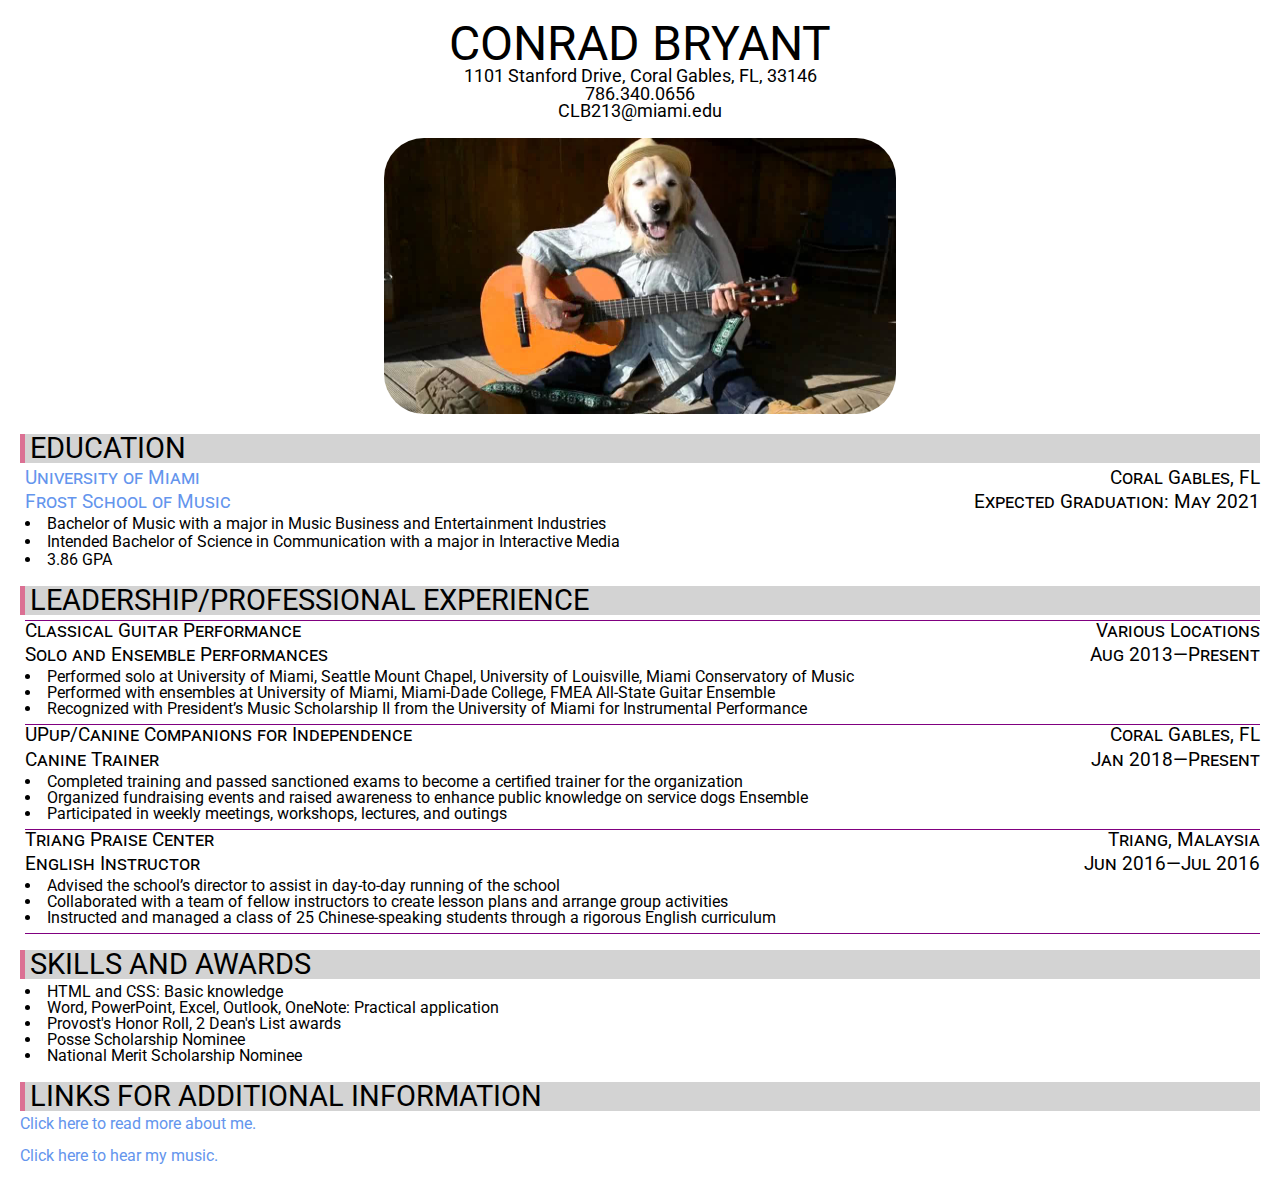
<file: a3/index.html>
<!DOCTYPE html>
<html>


<head>
  <title>Assignment 3</title>
  <link rel="stylesheet" type="text/css" href="assets/css/reset.css">
  <link rel="stylesheet" type="text/css" href="assets/css/style.css">
  <link href="https://fonts.googleapis.com/css?family=Roboto" rel="stylesheet">
  <meta name="author" content="Conrad Bryant">
  <meta name="description" content="This is my resume hire me now">
</head>


<body>
  <h1 id="name">CONRAD BRYANT</h1>
  <div class="header">
    <address>
      1101 Stanford Drive, Coral Gables, FL, 33146<br>
      786.340.0656<br>
      CLB213@miami.edu
    </address><br>
    <img id="profilepic" src="assets/images/profilepic.jpg" alt="guitar dog" height="276" width="512">
  </div>
  <br>

  <h1 class="subheading">EDUCATION</h1>
  <div class="entries">
    <div class="place"><a href="https://welcome.miami.edu/">University of Miami</a></div>
    <div class="place right">Coral Gables, FL</div>
    <div class="place"><a href="https://www.frost.miami.edu/">Frost School of Music</a></div>
    <div class="place right">Expected Graduation: May 2021</div>

    <ul>
      <div class="desc">
        <li>Bachelor of Music with a major in Music Business and Entertainment Industries</li>
      </div>
      <div class="desc">
        <li>Intended Bachelor of Science in Communication with a major in Interactive Media</li>
      </div>
      <div class="desc">
        <li>3.86 GPA</li>
      </div>
    </ul>

  </div>
  <br>

  <h1 class="subheading">LEADERSHIP/PROFESSIONAL EXPERIENCE</h1>
  <div class="entries">
    <div class="place top">Classical Guitar Performance</div>
    <div class="place right top">Various Locations</div>
    <div class="place">Solo and Ensemble Performances</div>
    <div class="place right">Aug 2013—Present</div>
    <div class="desc">
      <ul>
          <li>Performed solo at University of Miami, Seattle Mount Chapel, University of Louisville, Miami Conservatory of Music</li>
          <li>Performed with ensembles at University of Miami, Miami-Dade College, FMEA All-State Guitar Ensemble</li>
          <li>Recognized with President’s Music Scholarship II from the University of Miami for Instrumental
            Performance</li>
      </ul>
    </div>
    <div class="place top">UPup/Canine Companions for Independence</div>
    <div class="place right top">Coral Gables, FL</div>
    <div class="place">Canine Trainer</div>
    <div class="place right">Jan 2018—Present</div>
    <div class="desc">
      <ul>
          <li>Completed training and passed sanctioned exams to become a certified trainer for the organization</li>
          <li>Organized fundraising events and raised awareness to enhance public knowledge on service dogs Ensemble</li>
          <li>Participated in weekly meetings, workshops, lectures, and outings</li>
      </ul>
    </div>

    <div class="place top">Triang Praise Center</div>
    <div class="place right top">Triang, Malaysia</div>
    <div class="place">English Instructor</div>
    <div class="place right">Jun 2016—Jul 2016</div>
    <div class="desc">
      <ul>
        <li>Advised the school’s director to assist in day-to-day running of the school</li>
        <li>Collaborated with a team of fellow instructors to create lesson plans and arrange group activities</li>
        <li>Instructed and managed a class of 25 Chinese-speaking students through a rigorous English curriculum</li>
      </ul>
    </div>
    <div id="bottom"></div>

  </div>
  <br>

  <h1 class="subheading">SKILLS AND AWARDS</h1>
  <div class="entries">
    <div class="desc">
    <ul>
      <li>HTML and CSS: Basic knowledge</li>
      <li>Word, PowerPoint, Excel, Outlook, OneNote: Practical application</li>
      <li>Provost's Honor Roll, 2 Dean's List awards</li>
      <li>Posse Scholarship Nominee</li>
      <li>National Merit Scholarship Nominee</li>
    </ul>
    </div>
  </div>
  <br>

  <h2 class="subheading">LINKS FOR ADDITIONAL INFORMATION</h2>
  <a href="https://en.wikipedia.org/wiki/Keanu_Reeves">Click here to read more about me.</a>
  <br><br>
  <a href="https://www.youtube.com/watch?v=dQw4w9WgXcQ">Click here to hear my music.</a>
  <br><br>


</body>

</html>
</file>
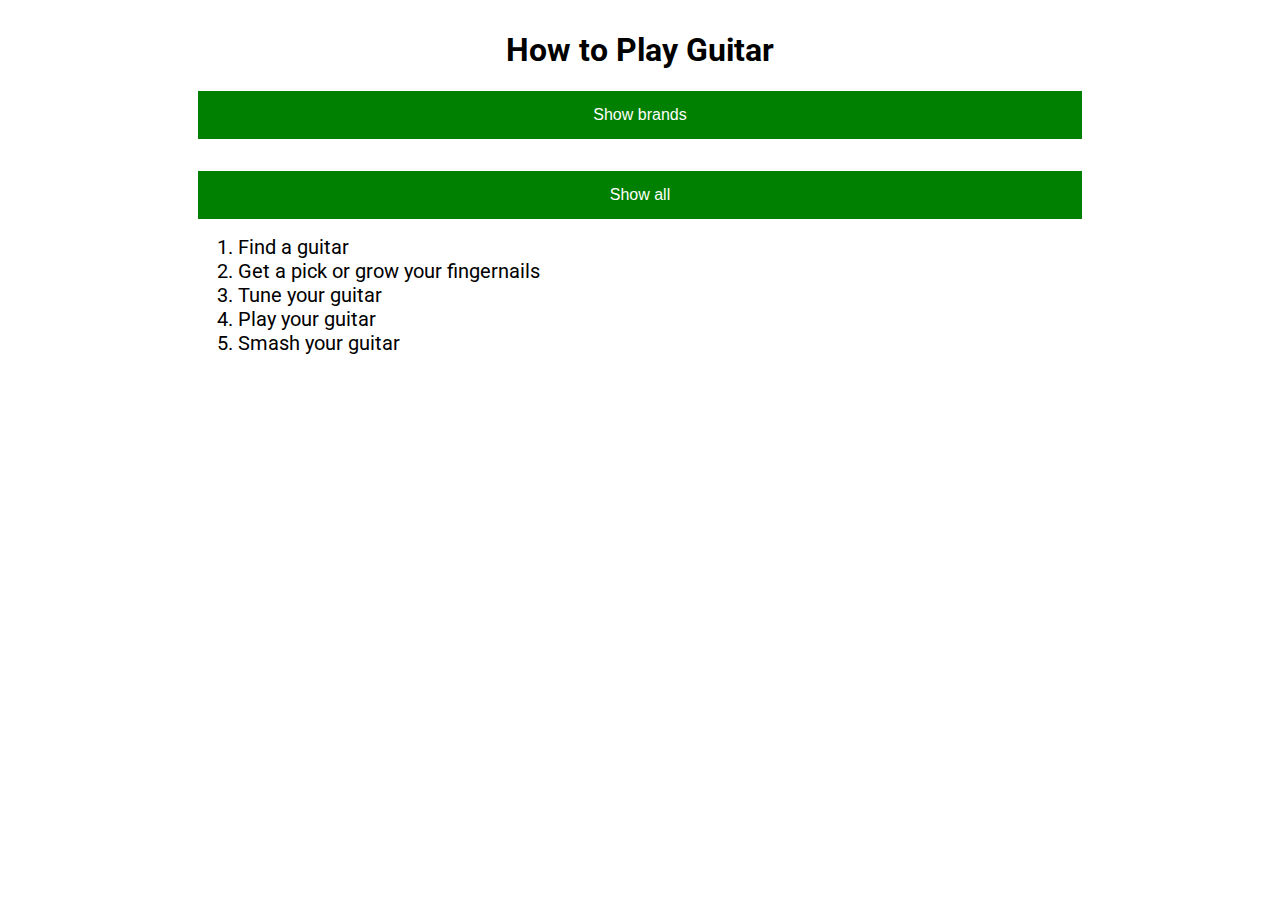
<file: a5/index.html>
<!DOCTYPE html>
<html>

<head>
  <meta charset="UTF-8">
  <meta name="viewport" content="width=device-width-initial-scale=1.0">
  <link rel="reset" type="text/css" href="assets/css/reset.css">
  <link rel="stylesheet" type="text/css" href="assets/css/style.css">
  <link href="https://fonts.googleapis.com/css?family=Roboto" rel="stylesheet">
  <title>Assignment 5</title>
  <script src="https://cdnjs.cloudflare.com/ajax/libs/jquery/3.2.1/jquery.min.js"></script>
</head>

<body>
<div class="container">
  <h1>How to Play Guitar</h1>

  <button id="brands">Show brands</button>

  <p id="guitars"><!--This is where the for loop outputs--></p>

  <button id="showbtn">Show all</button>

  <ol class="list">
    <div class="item1">
      <li class="step step1">Find a guitar</li>
      <div class="desc desc1">
        You can find guitars in stores like Guitar Center or Sam Ash. If these options are price-prohibitive for you, you may be able to find one in your uncle's attic, or you could take one by force from a douche sitting under a tree serenading girls.
         <!-- <div class="images">
            img class="descimg" src="assets/images/guitarcenter.jpg">

            <img class="descimg" src="assets/images/douche.jpg">

        </div>  -->
      </div>
    </div>
    
    <div class="item2">
      <li class="step step2">Get a pick or grow your fingernails</li>
      <div class="desc desc2">Depending on what kind of guitar you obtained in step 1 and what style you would like to play, you will either need a guitar pick or long fingernails. If you picked up an electric guitar, you will have an easier time playing something like rock, blues, or jazz, and should look for a pick. If you picked up a classical guitar, fingerstyle, classical, or flamenco are the way to go, so you'll need nails. Acoustic (steel-string) guitars can go either way, so why not grow out your nails <i>and</i> get a pick? Or tape picks to all of your fingers? Or surgically replace your fingertips with picks?</div>
    </div>

    <div class="item3">
      <li class="step step3">Tune your guitar</li>
      <div class="desc desc3">Buy a digital tuner, download a tuner app for your phone, or match your strings to the pitches on another instrument, like a piano. Tuning is an annoying but essential step; otherwise, you might as well be playing random notes. If your strings are new, they will go out of tune very frequently, so be prepared to une, tune, and then tune once more for good measure. After that, you're ready to tune!</div>
    </div>

    <div class="item4">
      <li class="step step4">Play your guitar</li>
      <div class="desc desc4">You're finally ready to play! You can play for yourself at home, go gig at a club, play on the street, go on tour and sell out Madison Square Garden... The world is your oyster. As long as you're playing, you're doing it right.</div>
    </div>

    <div class="item5">
      <li class="step step5">Smash your guitar</li>
      <div class="desc desc5">Now that you're a bona fide rockstar, you gotta live like one. Every banging rock show ends with a good guitar smash. Even if you're not playing rock, a quick smash will always make your performance memorable for you and your audience. Afterwards, go back to Step 1. Rinse and repeat.</div>
    </div>
  </ol>





</div>
  <script type="text/javascript" src="assets/js/script.js"></script>
</body>

</html>
</file>
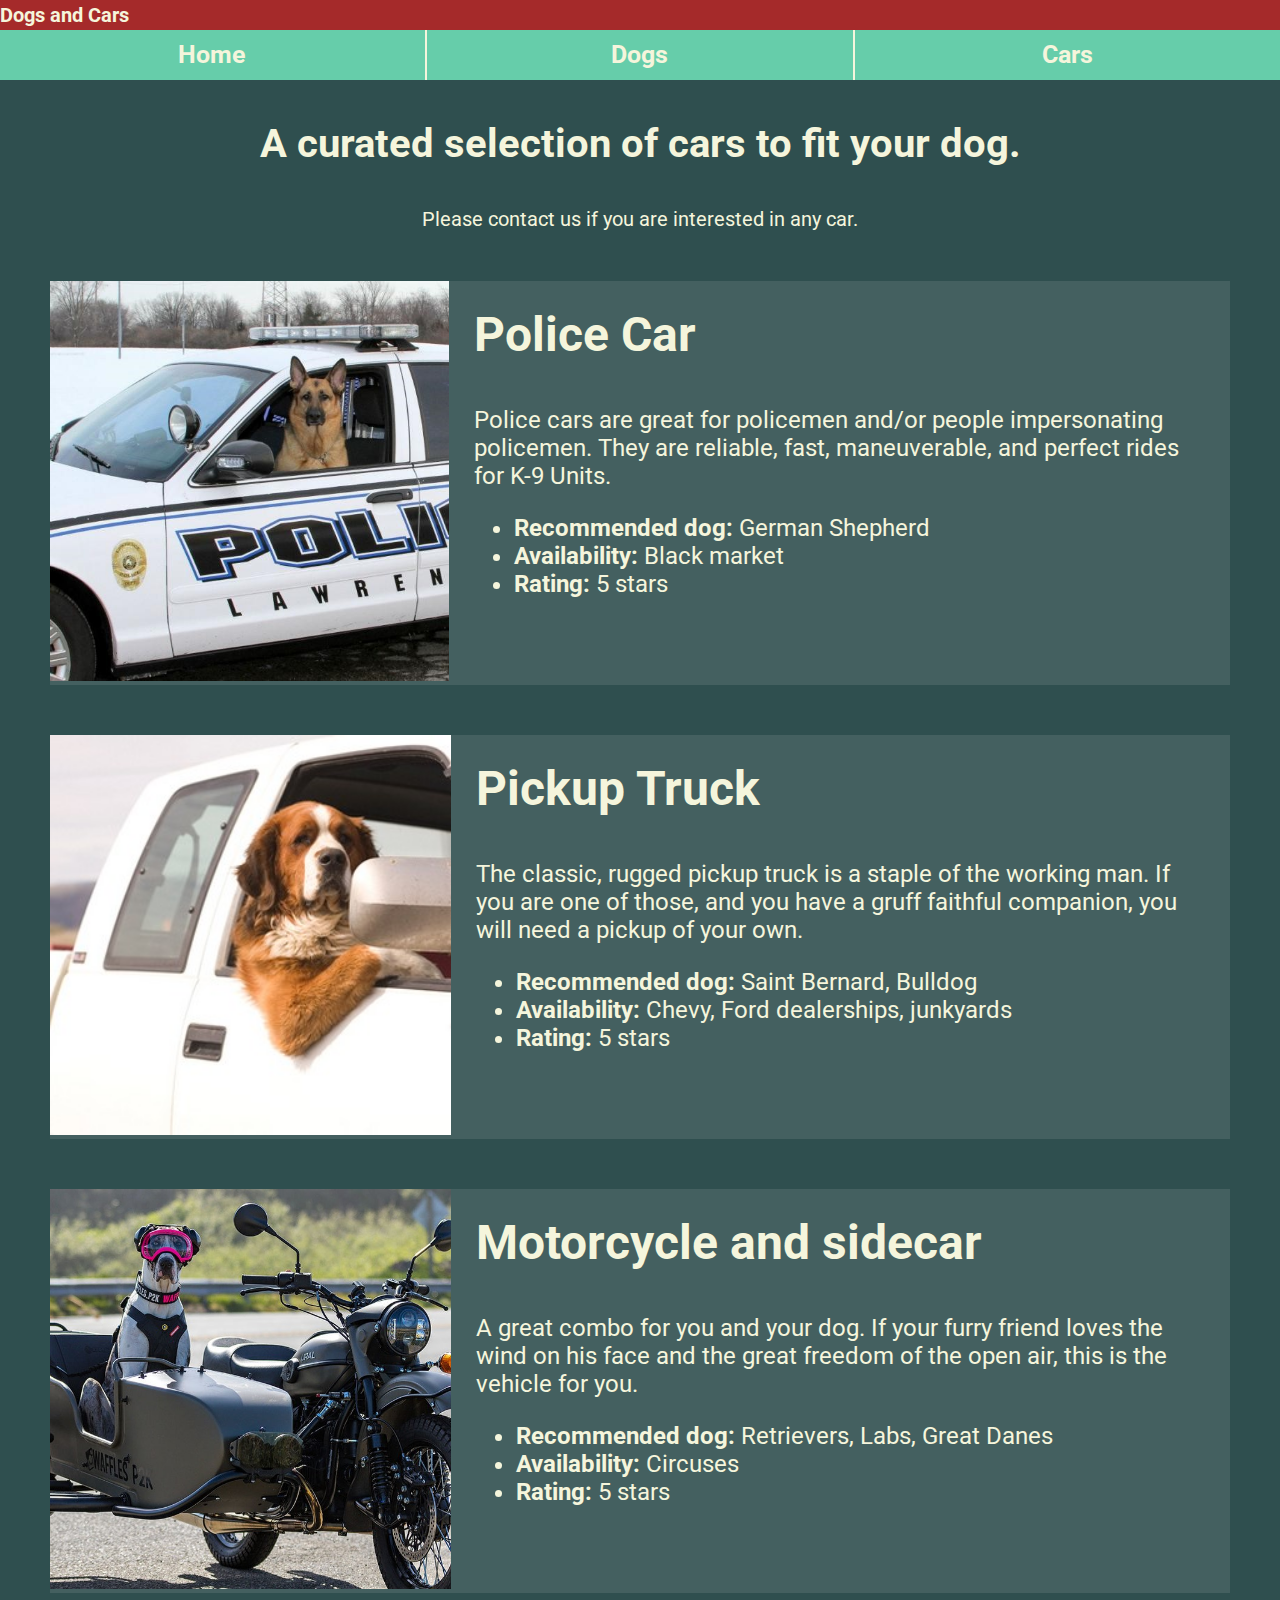
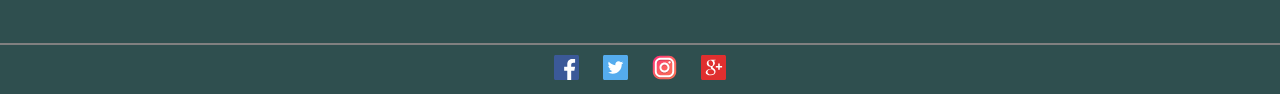
<file: a4/cars.html>
<!DOCTYPE html>
<html>
    <head>
        <meta charset="UTF-8">
        <meta name="viewport" content="width=device-width-initial-scale=1.0">
        <link rel="reset" type="text/css" href="css/reset.css">
        <link rel="stylesheet" type="text/css" href="css/style.css">
        <link href="https://fonts.googleapis.com/css?family=Roboto" rel="stylesheet">
        <title>Assignment 4</title>
    </head>

    <body>
        <div class="container">
          <header class="head2">
            <div class="title2">
              <h1>Dogs and Cars</h1>
            </div>
                
            <nav class="menu2">
              <a class="item1" href="index.html">Home</a>
              <a class="item2" href="dogs.html">Dogs</a>
              <a class="item3" href="#">Cars</a>
            </nav>
          </header>

          <div class="about abouthead">
            <p>A curated selection of cars to fit your dog. </p>
            <p class="aboutbody">Please contact us if you are interested in any car.</p>
          </div>


          <div class="shop">

            <div class="picdiv">
              <img class="pic" src="assets/images/police.jpg">
            </div>
            
            <div class="name">
              Police Car
            </div>
            
            <div class="description">
              Police cars are great for policemen and/or people impersonating policemen. They are reliable, fast, maneuverable, and perfect rides for K-9 Units.

              <ul>
                <li><b>Recommended dog:</b> German Shepherd</li>
                <li><b>Availability:</b> Black market</li>
                <li><b>Rating:</b> 5 stars</li>
              </ul>
            </div>

          </div>


          <div class="shop">

              <div class="picdiv">
                <img class="pic" src="assets/images/pickup.jpg">
              </div>
              
              <div class="name">
                Pickup Truck
              </div>
              
              <div class="description">
                The classic, rugged pickup truck is a staple of the working man. If you are one of those, and you have a gruff faithful companion, you will need a pickup of your own.
  
                <ul>
                  <li><b>Recommended dog:</b> Saint Bernard, Bulldog</li>
                  <li><b>Availability:</b> Chevy, Ford dealerships, junkyards</li>
                  <li><b>Rating:</b> 5 stars</li>
                </ul>
              </div>
  
            </div>

            <div class="shop">

                <div class="picdiv">
                  <img class="pic" src="assets/images/motorcycle.jpg">
                </div>
                
                <div class="name">
                  Motorcycle and sidecar
                </div>
                
                <div class="description">
                  A great combo for you and your dog. If your furry friend loves the wind on his face and the great freedom of the open air, this is the vehicle for you.
    
                  <ul>
                    <li><b>Recommended dog:</b> Retrievers, Labs, Great Danes</li>
                    <li><b>Availability:</b> Circuses</li>
                    <li><b>Rating:</b> 5 stars</li>
                  </ul>
                </div>
    
              </div>


          <footer class="foot">
            <img src="assets/images/facebook.svg">
            <img src="assets/images/twitter.svg">
            <img src="assets/images/instagram.svg">
            <img src="assets/images/googleplus.svg">
          </footer>
    
        </div>
    </body>
</html>
</file>
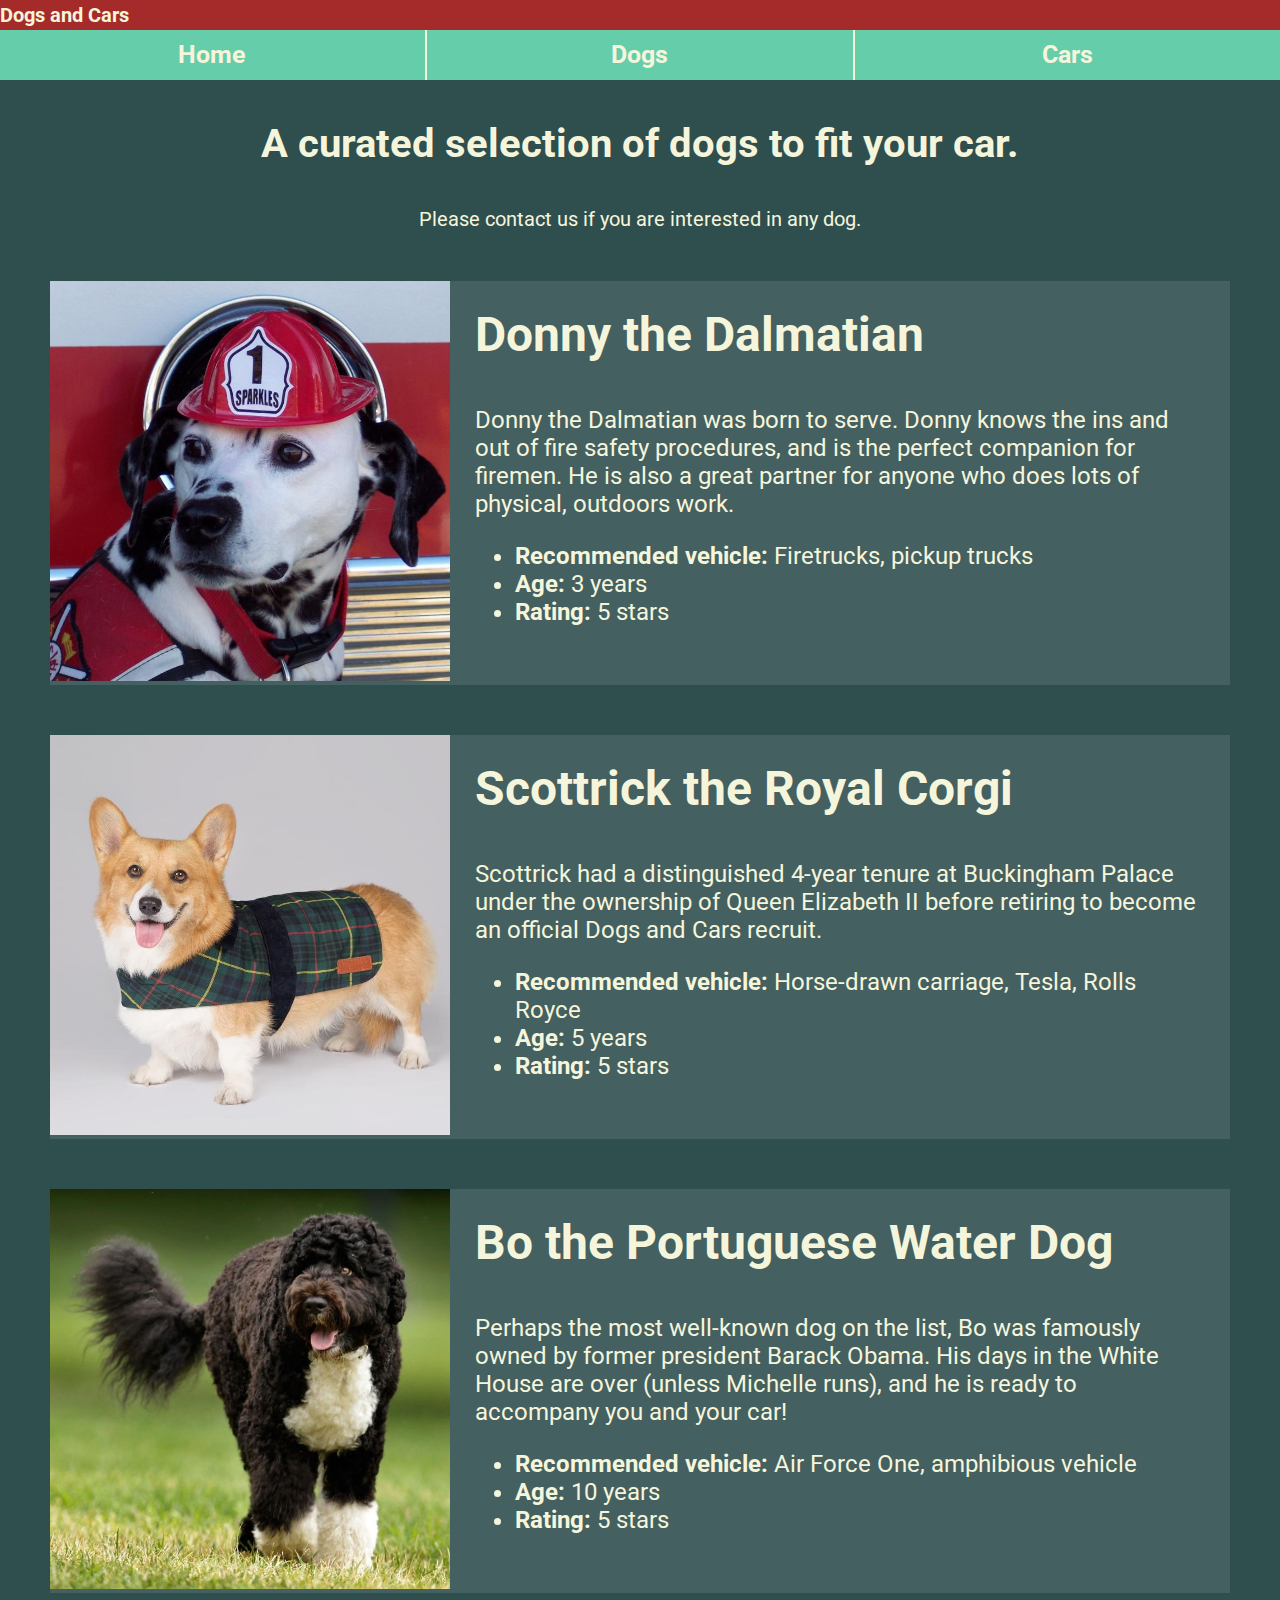
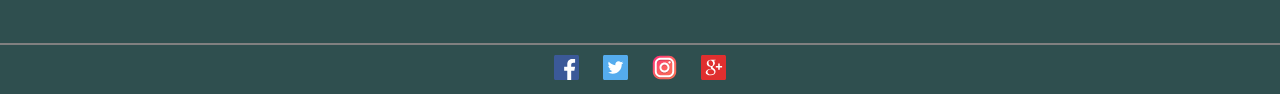
<file: a4/dogs.html>
<!DOCTYPE html>
<html>
    <head>
        <meta charset="UTF-8">
        <meta name="viewport" content="width=device-width-initial-scale=1.0">
        <link rel="reset" type="text/css" href="css/reset.css">
        <link rel="stylesheet" type="text/css" href="css/style.css">
        <link href="https://fonts.googleapis.com/css?family=Roboto" rel="stylesheet">
        <title>Assignment 4</title>
    </head>

    <body>
        <div class="container">
          <header class="head2">
            <div class="title2">
              <h1>Dogs and Cars</h1>
            </div>
                
            <nav class="menu2">
              <a class="item1" href="index.html">Home</a>
              <a class="item2" href="#">Dogs</a>
              <a class="item3" href="cars.html">Cars</a>
            </nav>
          </header>

          <div class="about abouthead">
            <p>A curated selection of dogs to fit your car. </p>
            <p class="aboutbody">Please contact us if you are interested in any dog.</p>
          </div>


          <div class="shop">

            <div class="picdiv">
              <img class="pic" src="assets/images/dalmatian.jpg">
            </div>
            
            <div class="name">
              Donny the Dalmatian
            </div>
            
            <div class="description">
              Donny the Dalmatian was born to serve. Donny knows the ins and out of fire safety procedures, and is the perfect companion for firemen. He is also a great partner for anyone who does lots of physical, outdoors work.

              <ul>
                <li><b>Recommended vehicle:</b> Firetrucks, pickup trucks</li>
                <li><b>Age:</b> 3 years</li>
                <li><b>Rating:</b> 5 stars</li>
              </ul>
            </div>

          </div>


          <div class="shop">

              <div class="picdiv">
                <img class="pic" src="assets/images/corgi.jpg">
              </div>
              
              <div class="name">
                Scottrick the Royal Corgi
              </div>
              
              <div class="description">
                Scottrick had a distinguished 4-year tenure at Buckingham Palace under the ownership of Queen Elizabeth II before retiring to become an official Dogs and Cars recruit.
  
                <ul>
                  <li><b>Recommended vehicle:</b> Horse-drawn carriage, Tesla, Rolls Royce</li>
                  <li><b>Age:</b> 5 years</li>
                  <li><b>Rating:</b> 5 stars</li>
                </ul>
              </div>
  
            </div>

            <div class="shop">

                <div class="picdiv">
                  <img class="pic" src="assets/images/bo.jpg">
                </div>
                
                <div class="name">
                  Bo the Portuguese Water Dog
                </div>
                
                <div class="description">
                  Perhaps the most well-known dog on the list, Bo was famously owned by former president Barack Obama. His days in the White House are over (unless Michelle runs), and he is ready to accompany you and your car!
    
                  <ul>
                    <li><b>Recommended vehicle:</b> Air Force One, amphibious vehicle</li>
                    <li><b>Age:</b> 10 years</li>
                    <li><b>Rating:</b> 5 stars</li>
                  </ul>
                </div>
    
              </div>


          <footer class="foot">
            <img src="assets/images/facebook.svg">
            <img src="assets/images/twitter.svg">
            <img src="assets/images/instagram.svg">
            <img src="assets/images/googleplus.svg">
          </footer>
    
        </div>
    </body>
</html>
</file>
<file: a3/assets/css/style.css>
body{
    font-family: 'Roboto', sans-serif;
    margin: 20px;
    font-size: 100%;
}

#name{
    text-align: center;
    font-size: 3em;
}

.header{
    text-align: center;
    font-size: 1.1em;
}

#profilepic{
    border-radius: 40px;
}

.subheading{
    font-size: 1.8em;
    border-left: 5px solid palevioletred;
    background-color: lightgrey;
    margin-bottom: 5px;
    padding-left: 5px;
}

.entries{
    display: grid;
    grid-row-gap: 5px;
    grid-template-columns: repeat(2, auto);
    grid-auto-rows: auto;    
    padding-left: 5px;
}

/*I used the font-variant property for the smallcaps feature in order to differentiate certain info, i.e. the name, location, and time of the experience vs. the bullet descriptions of the experience*/
.place{
    font-variant: small-caps;
    font-size: 1.2em;
}

.desc{
    grid-column: span 2;
    padding-bottom: 2px;
}

.right{
    text-align: right;
}

.top{
    border-top: 1px solid purple;
}

#bottom{
    border-bottom: 1px solid purple;
    grid-column: span 2;
}

/*I think text-decoration is another new property. I used it because I like its underline/overline effects more than a border, and also to remove the default link underline*/
a:hover{
    text-decoration: underline overline plum;
    color: palevioletred;
}

a{
    text-decoration: none;
    color: cornflowerblue;
}

li{
    list-style: disc inside
}
</file>
<file: a5/assets/css/style.css>
body{
    font-family: 'Roboto', sans-serif;
}

.container{
    display: grid;
    align-content: center;
    margin: 10px 15%;
}

h1{
    text-align: center;
}

button{
    background-color: green;
    border: none;
    color: white;
    padding: 15px 30px;
    text-align: center;
    font-size: 16px;
}

button:hover{
    background-color: lightgreen;
    font-weight: bold;
}

.list{
    display: grid;
    grid-auto-rows: auto;
    grid-auto-columns: auto;
}

.step{
    font-size: 20px;
}

.images{
    
}
</file>
<file: a4/css/style.css>
*{
    box-sizing: border-box;
}

body{
    margin: 0px;
    background-color: rgb(47, 79, 79);
    font-family: 'Roboto', sans-serif;
}

.head{
    display: grid;
    grid-template-columns: auto;
    grid-template-rows: 520px 50px;
    text-align: center;
    align-items: center;
    background-image: url(../assets/images/drivingdog.jpeg);
    background-size: cover;
    background-position: center;
    color: beige;
}

.head2{
    display: grid;
    grid-template-columns: auto;
    grid-template-rows: 30px 50px;
    text-align: center;
    align-items: center;
    background-color: brown;
    color: beige;
}

.title{
    font-size: 60px;
    align-self: flex-end;
}

.title2{
    font-size: 10px;
    text-align: left;
}

.menu{
    display: grid;
    grid-template-columns: 1fr 1fr 1fr;
    grid-template-rows: 50px;
    background-image: linear-gradient(rgba(47, 79, 79, 0), rgba(47, 79, 79, 1));
    line-height: 50px;
}

.menu > a, .menu2 > a{
    text-decoration: none;
    color: beige;
    font-size: 25px;
    font-weight: bold;
}

.menu > a:hover, .menu2 > a:hover{
    font-size: 35px;
    background-color: rgba(0, 0, 0, 0.3)
}

.menu2{
    display: grid;
    grid-template-columns: 1fr 1fr 1fr;
    grid-template-rows: 50px;
    background-color: mediumaquamarine;
    line-height: 50px;
}

.item1{
    border-right: 2px solid beige;
}

.item3{
    border-left: 2px solid beige;
}

.about{
    text-align: center;
    color: beige;
}

.abouthead{
    font-size: 40px;
    font-weight: bold;
}

.aboutbody{
    font-size: 20px;
    font-weight: normal;
    padding: 0px 100px;
}

#examplepic{
    height: auto;
    width: 100%;
    padding-top: 20px;
}

.examplehead{
    font-size: 22px;
    font-weight: bold;
}

.shop{
    margin: 50px;
    display: grid;
    grid-template-columns: auto 2fr;
    grid-template-rows: 100px auto;
    color: beige;
    position: relative;
    background-color: rgba(255, 255, 255, 0.1)
}

.picdiv{
    grid-row: span 2;
}

.pic{
    height: 400px;
    width: auto;
}

.name{
    font-size: 3em;
    font-weight: bold;
    padding: 25px;
}
.description{
    font-size: 1.5em;
    padding: 25px;
}

.foot{
    text-align: center;
    border-top: 2px solid gray;
}

.foot img{
    height: 45px;
    padding: 10px;
}

/*medium media query*/
@media (max-width: 1050px){
    .shop{
        grid-template-columns: 1fr;
        grid-template-rows: 1fr 2fr;
    }

    .picdiv{
        position: relative;
        text-align: center;
    }

    .pic{
        max-width: auto;
        max-height: auto;
        padding-top: 10px;
    }
}

/*small media query, this one only changes color because my site is very simple and I don't have anything else I can change. But I promise I know how to use media queries!*/
@media (max-width: 600px){
    body{
        background-color: brown;
    }
    .title2{
        background-color: aquamarine;
    }
    .menu2{
        background-color: darkslategray;
    }
    
}

/*print stylesheet, I gave up on the portrait and landscape orientation sheets because I couldn't figure out how to stop them from only applying to mobile view. E.g., the portrait orientation would apply to the page after lowering the width past a certain point*/

@media print{

    .shop{
        grid-template-columns: 1fr;
        grid-template-rows: 1fr 2fr;
    }

    .picdiv{
        position: relative;
        text-align: center;
    }

    .pic{
        max-width: auto;
        max-height: auto;
        padding-top: 10px;
    }

    .shop, .title, .title2, .about, .menu > a, .menu2 > a{
        color: black;
    }

}
</file>
